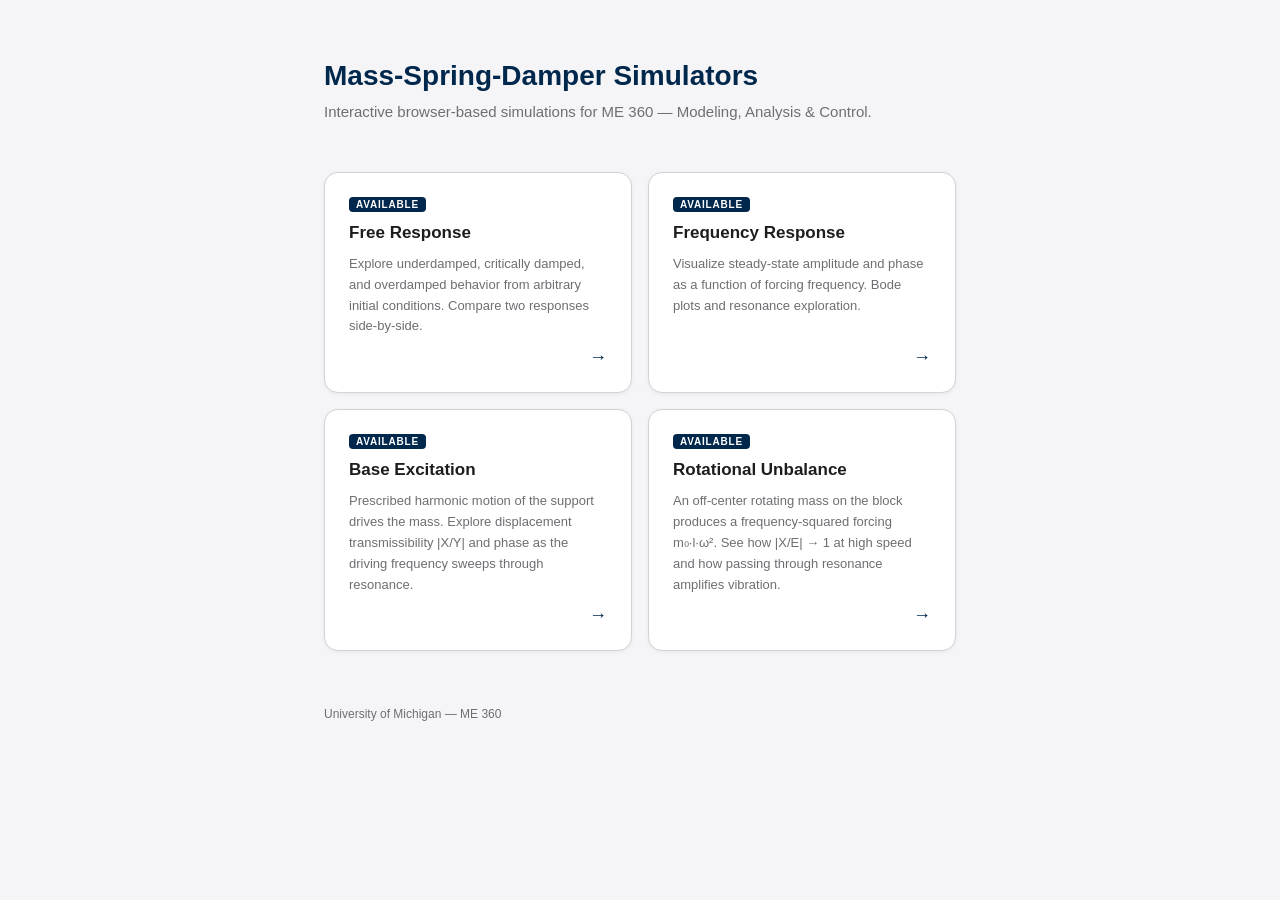
<file: index.html>
<!DOCTYPE html>
<html lang="en">
<head>
  <meta charset="UTF-8" />
  <meta name="viewport" content="width=device-width, initial-scale=1.0" />
  <title>MSD Simulators</title>
  <style>
    *, *::before, *::after { box-sizing: border-box; margin: 0; padding: 0; }
    :root {
      --r1: #FFCB05;
      --r2: #00274C;
      --bg: #F5F5F7;
      --surface: #FFFFFF;
      --border: #d2d2d7;
      --text: #1d1d1f;
      --text-dim: #6e6e73;
    }
    html, body {
      height: 100%;
      font-family: -apple-system, 'SF Pro Text', 'Helvetica Neue', Arial, sans-serif;
      background: var(--bg);
      color: var(--text);
    }
    main {
      max-width: 680px;
      margin: 0 auto;
      padding: 60px 24px;
    }
    header {
      margin-bottom: 48px;
    }
    header h1 {
      font-size: 28px;
      font-weight: 700;
      color: var(--r2);
    }
    header p {
      margin-top: 8px;
      font-size: 15px;
      color: var(--text-dim);
      line-height: 1.6;
    }
    .sim-grid {
      display: grid;
      grid-template-columns: 1fr 1fr;
      gap: 16px;
    }
    @media (max-width: 520px) {
      .sim-grid { grid-template-columns: 1fr; }
    }
    .sim-card {
      background: var(--surface);
      border: 1px solid var(--border);
      border-radius: 14px;
      padding: 24px;
      text-decoration: none;
      color: inherit;
      display: flex;
      flex-direction: column;
      gap: 10px;
      box-shadow: 0 1px 4px rgba(0,0,0,.06);
      transition: box-shadow .15s, transform .15s;
    }
    .sim-card:hover {
      box-shadow: 0 4px 16px rgba(0,0,0,.10);
      transform: translateY(-2px);
    }
    .sim-card.disabled {
      opacity: .5;
      pointer-events: none;
    }
    .sim-tag {
      display: inline-block;
      font-size: 10px;
      font-weight: 700;
      letter-spacing: .08em;
      text-transform: uppercase;
      background: var(--r2);
      color: #fff;
      border-radius: 4px;
      padding: 2px 7px;
      align-self: flex-start;
    }
    .sim-card.disabled .sim-tag {
      background: var(--text-dim);
    }
    .sim-card h2 {
      font-size: 17px;
      font-weight: 600;
      line-height: 1.3;
    }
    .sim-card p {
      font-size: 13px;
      color: var(--text-dim);
      line-height: 1.6;
      flex: 1;
    }
    .sim-arrow {
      font-size: 18px;
      color: var(--r2);
      align-self: flex-end;
    }
    .sim-card.disabled .sim-arrow {
      color: var(--text-dim);
    }
    footer {
      margin-top: 56px;
      font-size: 12px;
      color: var(--text-dim);
    }
  </style>
</head>
<body>
  <main>
    <header>
      <h1>Mass-Spring-Damper Simulators</h1>
      <p>Interactive browser-based simulations for ME 360 — Modeling, Analysis &amp; Control.</p>
    </header>

    <div class="sim-grid">
      <a class="sim-card" href="MSD_FreeResponse/index.html">
        <span class="sim-tag">Available</span>
        <h2>Free Response</h2>
        <p>Explore underdamped, critically damped, and overdamped behavior from arbitrary initial conditions. Compare two responses side-by-side.</p>
        <span class="sim-arrow">&#8594;</span>
      </a>

      <a class="sim-card" href="MSD_FrequencyResponse/index.html">
        <span class="sim-tag">Available</span>
        <h2>Frequency Response</h2>
        <p>Visualize steady-state amplitude and phase as a function of forcing frequency. Bode plots and resonance exploration.</p>
        <span class="sim-arrow">&#8594;</span>
      </a>

      <a class="sim-card" href="MSD_BaseExcitation/index.html">
        <span class="sim-tag">Available</span>
        <h2>Base Excitation</h2>
        <p>Prescribed harmonic motion of the support drives the mass. Explore displacement transmissibility |X/Y| and phase as the driving frequency sweeps through resonance.</p>
        <span class="sim-arrow">&#8594;</span>
      </a>

      <a class="sim-card" href="MSD_RotationalUnbalance/index.html">
        <span class="sim-tag">Available</span>
        <h2>Rotational Unbalance</h2>
        <p>An off-center rotating mass on the block produces a frequency-squared forcing m&#8320;&#183;l&#183;&#969;&#178;. See how |X/E| &#8594; 1 at high speed and how passing through resonance amplifies vibration.</p>
        <span class="sim-arrow">&#8594;</span>
      </a>
    </div>

    <footer>University of Michigan &mdash; ME 360</footer>
  </main>
</body>
</html>
</file>
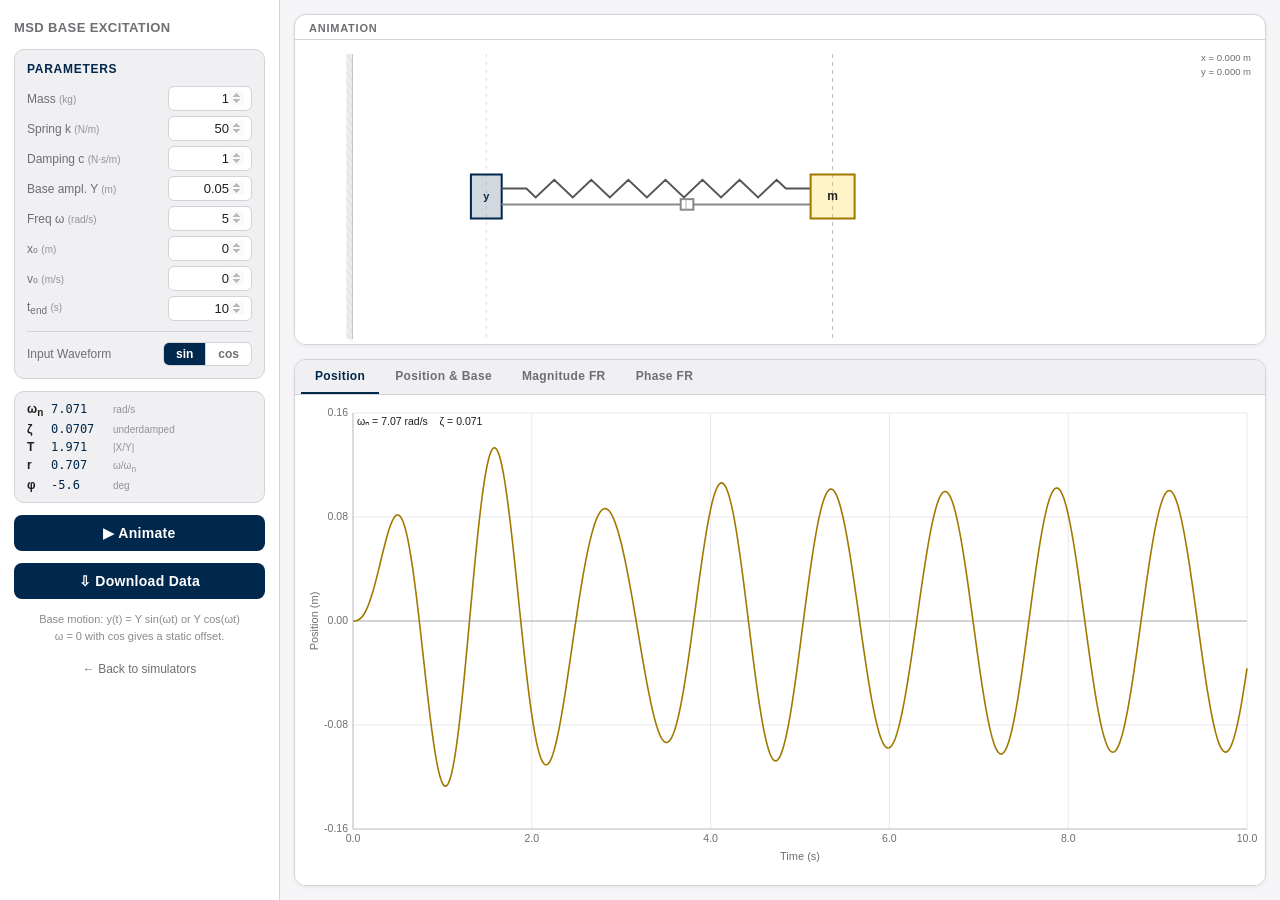
<file: MSD_BaseExcitation/index.html>
<!DOCTYPE html>
<html lang="en">
<head>
  <meta charset="UTF-8" />
  <meta name="viewport" content="width=device-width, initial-scale=1.0" />
  <title>MSD Base Excitation Simulator</title>
  <link rel="stylesheet" href="style.css" />
</head>
<body>
  <div id="app">
    <!-- ── Left sidebar ── -->
    <aside id="sidebar">
      <h1>MSD Base Excitation</h1>

      <section class="response-panel">
        <h2 class="resp-title r2-color">Parameters</h2>
        <div class="param-grid">
          <label>Mass <span class="unit">(kg)</span></label>
          <input type="number" id="be-m"    value="1"    min="0.01" max="100"   step="0.1" />
          <label>Spring k <span class="unit">(N/m)</span></label>
          <input type="number" id="be-k"    value="50"   min="0.1"  max="50000" step="1" />
          <label>Damping c <span class="unit">(N·s/m)</span></label>
          <input type="number" id="be-c"    value="1"    min="0"    max="10000" step="0.1" />
          <label>Base ampl. Y <span class="unit">(m)</span></label>
          <input type="number" id="be-Y"    value="0.05" min="0"    max="1"     step="0.01" />
          <label>Freq &#969; <span class="unit">(rad/s)</span></label>
          <input type="number" id="be-w"    value="5"    min="0"    max="50"    step="0.1" />
          <label>x&#8320; <span class="unit">(m)</span></label>
          <input type="number" id="be-x0"   value="0"    min="-10"  max="10"    step="0.5" />
          <label>v&#8320; <span class="unit">(m/s)</span></label>
          <input type="number" id="be-v0"   value="0"    min="-50"  max="50"    step="0.5" />
          <label>t<sub>end</sub> <span class="unit">(s)</span></label>
          <input type="number" id="be-tend" value="10"   min="0.1"  max="30"    step="0.5" />
        </div>

        <div class="waveform-row" role="radiogroup" aria-label="Input waveform">
          <span class="waveform-label">Input Waveform</span>
          <div class="seg-toggle">
            <button type="button" role="radio" aria-checked="true"  class="seg-btn active" data-waveform="sin">sin</button>
            <button type="button" role="radio" aria-checked="false" class="seg-btn"        data-waveform="cos">cos</button>
          </div>
        </div>
      </section>

      <section class="derived-panel">
        <div class="derived-row">
          <span class="derived-label">&#969;<sub>n</sub></span>
          <span class="derived-val" id="be-wn">—</span>
          <span class="derived-unit">rad/s</span>
        </div>
        <div class="derived-row">
          <span class="derived-label">&#950;</span>
          <span class="derived-val" id="be-zeta">—</span>
          <span class="derived-unit" id="be-damp-type"></span>
        </div>
        <div class="derived-row">
          <span class="derived-label">T</span>
          <span class="derived-val" id="be-T">—</span>
          <span class="derived-unit">|X/Y|</span>
        </div>
        <div class="derived-row">
          <span class="derived-label">r</span>
          <span class="derived-val" id="be-r">—</span>
          <span class="derived-unit">&#969;/&#969;<sub>n</sub></span>
        </div>
        <div class="derived-row">
          <span class="derived-label">&#966;</span>
          <span class="derived-val" id="be-phi">—</span>
          <span class="derived-unit">deg</span>
        </div>
      </section>

      <button id="animate-btn">&#9654; Animate</button>
      <button id="export-data-btn">&#8681; Download Data</button>

      <div id="drag-hint">Base motion: y(t) = Y sin(&#969;t) or Y cos(&#969;t)<br/>&#969; = 0 with cos gives a static offset.</div>

      <a href="../index.html" id="back-link">&#8592; Back to simulators</a>
    </aside>

    <!-- ── Right panel ── -->
    <main id="vis-panel">
      <div class="canvas-wrapper anim-wrapper">
        <div class="canvas-title">Animation</div>
        <canvas id="anim-canvas" tabindex="0" aria-label="Animation of mass position with harmonic base excitation" aria-describedby="anim-description"></canvas>
        <div id="anim-description" role="region" aria-live="polite" class="sr-only"></div>
      </div>

      <div class="canvas-wrapper plot-wrapper">
        <div class="tab-strip" role="tablist" aria-label="Base excitation response plots">
          <button role="tab" id="tab-pos"     class="tab-btn active" aria-selected="true"  aria-controls="panel-pos"     tabindex="0">Position</button>
          <button role="tab" id="tab-posbase" class="tab-btn"        aria-selected="false" aria-controls="panel-posbase" tabindex="-1">Position &amp; Base</button>
          <button role="tab" id="tab-mag"     class="tab-btn"        aria-selected="false" aria-controls="panel-mag"     tabindex="-1">Magnitude FR</button>
          <button role="tab" id="tab-phase"   class="tab-btn"        aria-selected="false" aria-controls="panel-phase"   tabindex="-1">Phase FR</button>
        </div>

        <div class="tab-panel"          role="tabpanel" id="panel-pos"     aria-labelledby="tab-pos">
          <canvas id="pos-canvas" aria-label="Mass position versus time plot"></canvas>
          <div id="pos-description" role="region" aria-live="polite" class="sr-only"></div>
        </div>
        <div class="tab-panel hidden" role="tabpanel" id="panel-posbase" aria-labelledby="tab-posbase">
          <canvas id="posbase-canvas" aria-label="Mass position and base displacement versus time plot"></canvas>
          <div id="posbase-description" role="region" aria-live="polite" class="sr-only"></div>
        </div>
        <div class="tab-panel hidden" role="tabpanel" id="panel-mag"     aria-labelledby="tab-mag">
          <canvas id="mag-canvas" aria-label="Displacement transmissibility magnitude plot"></canvas>
          <div id="mag-description" role="region" aria-live="polite" class="sr-only"></div>
        </div>
        <div class="tab-panel hidden" role="tabpanel" id="panel-phase"   aria-labelledby="tab-phase">
          <canvas id="phase-canvas" aria-label="Displacement transmissibility phase plot"></canvas>
          <div id="phase-description" role="region" aria-live="polite" class="sr-only"></div>
        </div>
      </div>
    </main>
  </div>

  <script src="simulation.js"></script>
</body>
</html>
</file>
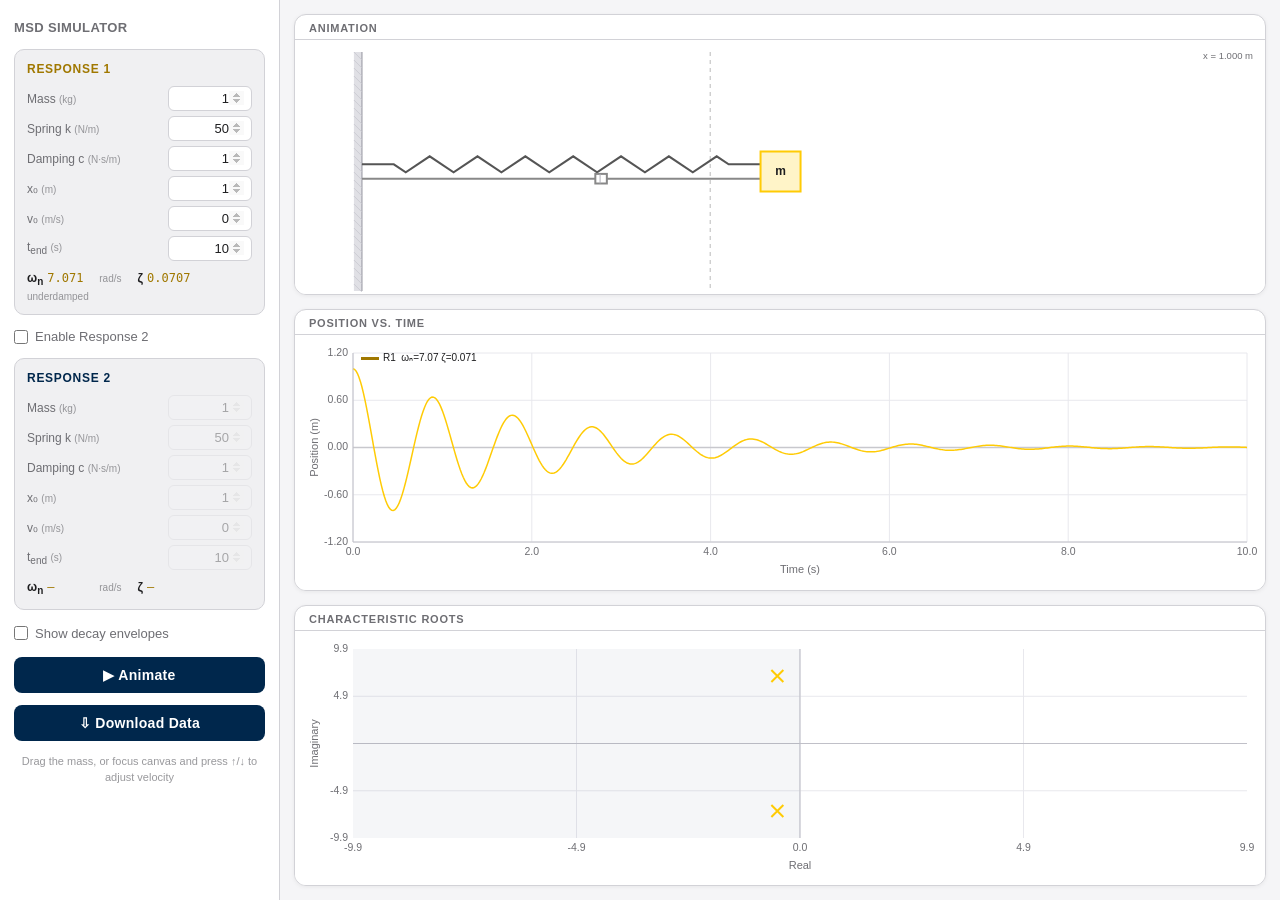
<file: MSD_FreeResponse/index.html>
<!DOCTYPE html>
<html lang="en">
<head>
  <meta charset="UTF-8" />
  <meta name="viewport" content="width=device-width, initial-scale=1.0" />
  <title>Mass-Spring-Damper Simulator</title>
  <link rel="stylesheet" href="style.css" />
</head>
<body>
  <div id="app">
    <!-- ── Left sidebar ── -->
    <aside id="sidebar">
      <h1>MSD Simulator</h1>

      <!-- Response 1 -->
      <section class="response-panel" id="r1-panel">
        <h2 class="resp-title r1-color">Response 1</h2>
        <div class="param-grid">
          <label>Mass <span class="unit">(kg)</span></label>
          <input type="number" id="r1-m"    value="1"  min="0.01" max="100"    step="0.1" />
          <label>Spring k <span class="unit">(N/m)</span></label>
          <input type="number" id="r1-k"    value="50" min="0.1"  max="50000"  step="1" />
          <label>Damping c <span class="unit">(N·s/m)</span></label>
          <input type="number" id="r1-c"    value="1"  min="0"    max="10000"  step="0.1" />
          <label>x&#8320; <span class="unit">(m)</span></label>
          <input type="number" id="r1-x0"   value="1"  min="-10"  max="10"     step="0.5" />
          <label>v&#8320; <span class="unit">(m/s)</span></label>
          <input type="number" id="r1-v0"   value="0"  min="-50"  max="50"     step="0.5" />
          <label>t<sub>end</sub> <span class="unit">(s)</span></label>
          <input type="number" id="r1-tend" value="10" min="0.1"  max="20"     step="0.5" />
        </div>
        <div class="derived-row">
          <span class="derived-label">&#969;<sub>n</sub></span>
          <span class="derived-val" id="r1-wn">—</span>
          <span class="derived-unit">rad/s</span>
          <span class="derived-label" style="margin-left:1em">&#950;</span>
          <span class="derived-val" id="r1-zeta">—</span>
          <span class="derived-unit" id="r1-damp-type"></span>
        </div>
      </section>

      <!-- Response 2 toggle -->
      <div class="toggle-row">
        <label class="checkbox-label">
          <input type="checkbox" id="enable-r2" />
          Enable Response 2
        </label>
      </div>

      <!-- Response 2 -->
      <section class="response-panel" id="r2-panel">
        <h2 class="resp-title r2-color">Response 2</h2>
        <div class="param-grid">
          <label>Mass <span class="unit">(kg)</span></label>
          <input type="number" id="r2-m"    value="1"  min="0.01" max="100"    step="0.1"  disabled />
          <label>Spring k <span class="unit">(N/m)</span></label>
          <input type="number" id="r2-k"    value="50" min="0.1"  max="50000"  step="1"    disabled />
          <label>Damping c <span class="unit">(N·s/m)</span></label>
          <input type="number" id="r2-c"    value="1"  min="0"    max="10000"  step="0.1"  disabled />
          <label>x&#8320; <span class="unit">(m)</span></label>
          <input type="number" id="r2-x0"   value="1"  min="-10"  max="10"     step="0.5"  disabled />
          <label>v&#8320; <span class="unit">(m/s)</span></label>
          <input type="number" id="r2-v0"   value="0"  min="-50"  max="50"     step="0.5"  disabled />
          <label>t<sub>end</sub> <span class="unit">(s)</span></label>
          <input type="number" id="r2-tend" value="10" min="0.1"  max="20"     step="0.5"  disabled />
        </div>
        <div class="derived-row">
          <span class="derived-label">&#969;<sub>n</sub></span>
          <span class="derived-val" id="r2-wn">—</span>
          <span class="derived-unit">rad/s</span>
          <span class="derived-label" style="margin-left:1em">&#950;</span>
          <span class="derived-val" id="r2-zeta">—</span>
          <span class="derived-unit" id="r2-damp-type"></span>
        </div>
      </section>

      <!-- Options -->
      <div class="options-group">
        <label class="checkbox-label">
          <input type="checkbox" id="show-envelope" />
          Show decay envelopes
        </label>

        <div class="animate-which-row" id="animate-which-row" style="display:none;">
          <label>Animate:</label>
          <select id="animate-which">
            <option value="1">Response 1</option>
            <option value="2">Response 2</option>
          </select>
        </div>
      </div>

      <button id="animate-btn">&#9654; Animate</button>

      <button id="export-data-btn">&#8681; Download Data</button>

      <div id="drag-hint">Drag the mass, or focus canvas and press ↑/↓ to adjust velocity</div>
    </aside>

    <!-- ── Right panel ── -->
    <main id="vis-panel">
      <div class="canvas-wrapper">
        <div class="canvas-title">Animation</div>
        <canvas id="anim-canvas" tabindex="0" aria-label="Animation of mass position over time" aria-describedby="anim-description"></canvas>
        <div id="anim-description" role="region" aria-live="polite" class="sr-only"></div>
      </div>
      <div class="canvas-wrapper">
        <div class="canvas-title">Position vs. Time</div>
        <canvas id="plot-canvas" aria-label="Position versus time plot"></canvas>
        <div id="plot-description" role="region" aria-live="polite" class="sr-only"></div>
      </div>
      <div class="canvas-wrapper">
        <div class="canvas-title">Characteristic Roots</div>
        <canvas id="poles-canvas" aria-label="Characteristic roots or pole locations in the complex plane"></canvas>
        <div id="poles-description" role="region" aria-live="polite" class="sr-only"></div>
      </div>
    </main>
  </div>

  <script src="simulation.js"></script>
</body>
</html>
</file>
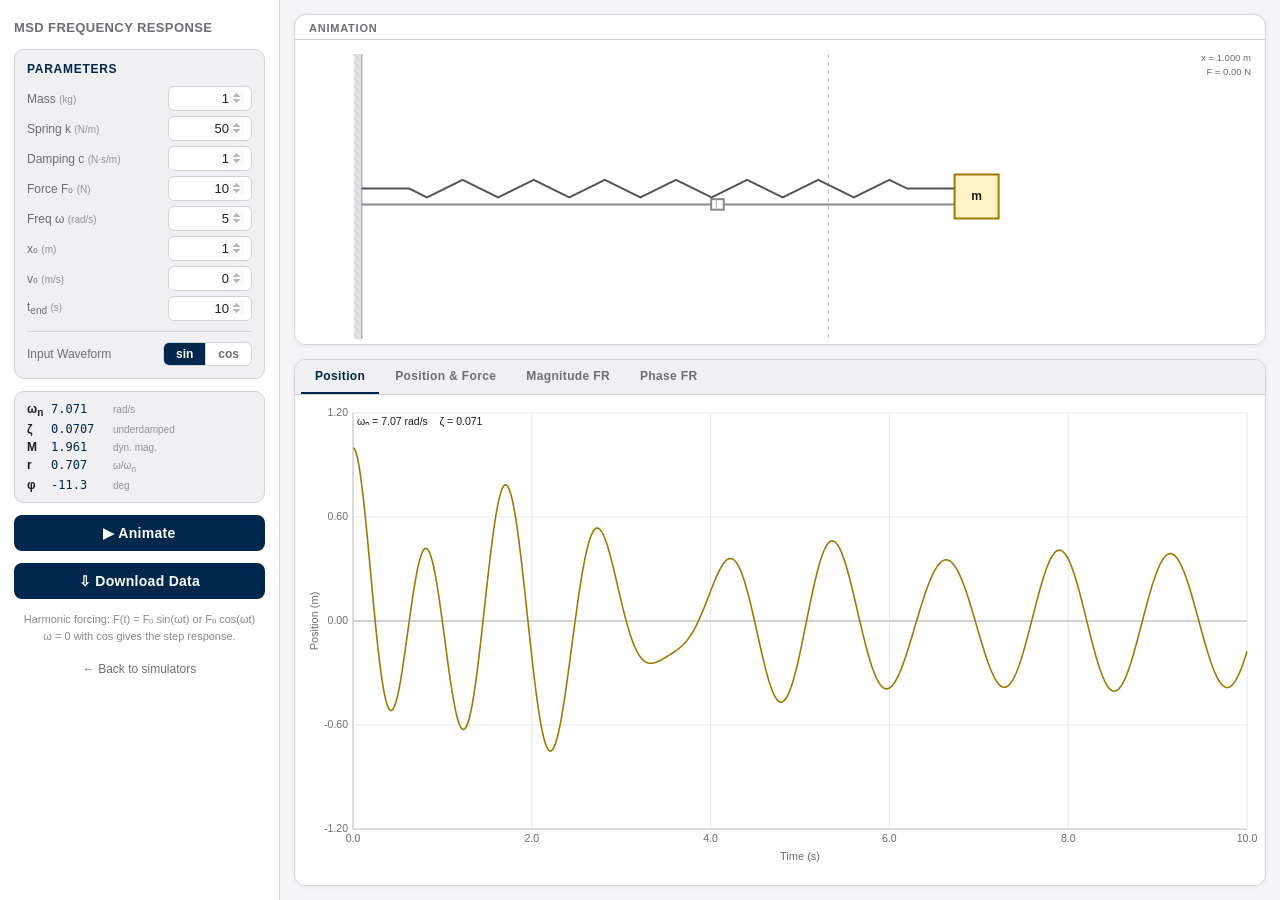
<file: MSD_FrequencyResponse/index.html>
<!DOCTYPE html>
<html lang="en">
<head>
  <meta charset="UTF-8" />
  <meta name="viewport" content="width=device-width, initial-scale=1.0" />
  <title>MSD Frequency Response Simulator</title>
  <link rel="stylesheet" href="style.css" />
</head>
<body>
  <div id="app">
    <!-- ── Left sidebar ── -->
    <aside id="sidebar">
      <h1>MSD Frequency Response</h1>

      <section class="response-panel">
        <h2 class="resp-title r2-color">Parameters</h2>
        <div class="param-grid">
          <label>Mass <span class="unit">(kg)</span></label>
          <input type="number" id="fr-m"    value="1"   min="0.01" max="100"   step="0.1" />
          <label>Spring k <span class="unit">(N/m)</span></label>
          <input type="number" id="fr-k"    value="50"  min="0.1"  max="50000" step="1" />
          <label>Damping c <span class="unit">(N·s/m)</span></label>
          <input type="number" id="fr-c"    value="1"   min="0"    max="10000" step="0.1" />
          <label>Force F&#8320; <span class="unit">(N)</span></label>
          <input type="number" id="fr-F0"   value="10"  min="0"    max="1000"  step="0.5" />
          <label>Freq &#969; <span class="unit">(rad/s)</span></label>
          <input type="number" id="fr-w"    value="5"   min="0"    max="50"    step="0.1" />
          <label>x&#8320; <span class="unit">(m)</span></label>
          <input type="number" id="fr-x0"   value="1"   min="-10"  max="10"    step="0.5" />
          <label>v&#8320; <span class="unit">(m/s)</span></label>
          <input type="number" id="fr-v0"   value="0"   min="-50"  max="50"    step="0.5" />
          <label>t<sub>end</sub> <span class="unit">(s)</span></label>
          <input type="number" id="fr-tend" value="10"  min="0.1"  max="30"    step="0.5" />
        </div>

        <div class="waveform-row" role="radiogroup" aria-label="Input waveform">
          <span class="waveform-label">Input Waveform</span>
          <div class="seg-toggle">
            <button type="button" role="radio" aria-checked="true"  class="seg-btn active" data-waveform="sin">sin</button>
            <button type="button" role="radio" aria-checked="false" class="seg-btn"        data-waveform="cos">cos</button>
          </div>
        </div>
      </section>

      <section class="derived-panel">
        <div class="derived-row">
          <span class="derived-label">&#969;<sub>n</sub></span>
          <span class="derived-val" id="fr-wn">—</span>
          <span class="derived-unit">rad/s</span>
        </div>
        <div class="derived-row">
          <span class="derived-label">&#950;</span>
          <span class="derived-val" id="fr-zeta">—</span>
          <span class="derived-unit" id="fr-damp-type"></span>
        </div>
        <div class="derived-row">
          <span class="derived-label">M</span>
          <span class="derived-val" id="fr-M">—</span>
          <span class="derived-unit">dyn. mag.</span>
        </div>
        <div class="derived-row">
          <span class="derived-label">r</span>
          <span class="derived-val" id="fr-r">—</span>
          <span class="derived-unit">&#969;/&#969;<sub>n</sub></span>
        </div>
        <div class="derived-row">
          <span class="derived-label">&#966;</span>
          <span class="derived-val" id="fr-phi">—</span>
          <span class="derived-unit">deg</span>
        </div>
      </section>

      <button id="animate-btn">&#9654; Animate</button>
      <button id="export-data-btn">&#8681; Download Data</button>

      <div id="drag-hint">Harmonic forcing: F(t) = F&#8320; sin(&#969;t) or F&#8320; cos(&#969;t)<br/>&#969; = 0 with cos gives the step response.</div>

      <a href="../index.html" id="back-link">&#8592; Back to simulators</a>
    </aside>

    <!-- ── Right panel ── -->
    <main id="vis-panel">
      <div class="canvas-wrapper anim-wrapper">
        <div class="canvas-title">Animation</div>
        <canvas id="anim-canvas" tabindex="0" aria-label="Animation of mass position with harmonic force excitation" aria-describedby="anim-description"></canvas>
        <div id="anim-description" role="region" aria-live="polite" class="sr-only"></div>
      </div>

      <div class="canvas-wrapper plot-wrapper">
        <div class="tab-strip" role="tablist" aria-label="Frequency response plots">
          <button role="tab" id="tab-pos"      class="tab-btn active" aria-selected="true"  aria-controls="panel-pos"      tabindex="0">Position</button>
          <button role="tab" id="tab-posforce" class="tab-btn"        aria-selected="false" aria-controls="panel-posforce" tabindex="-1">Position &amp; Force</button>
          <button role="tab" id="tab-mag"      class="tab-btn"        aria-selected="false" aria-controls="panel-mag"      tabindex="-1">Magnitude FR</button>
          <button role="tab" id="tab-phase"    class="tab-btn"        aria-selected="false" aria-controls="panel-phase"    tabindex="-1">Phase FR</button>
        </div>

        <div class="tab-panel"          role="tabpanel" id="panel-pos"      aria-labelledby="tab-pos">
          <canvas id="pos-canvas" aria-label="Position versus time plot"></canvas>
          <div id="pos-description" role="region" aria-live="polite" class="sr-only"></div>
        </div>
        <div class="tab-panel hidden" role="tabpanel" id="panel-posforce" aria-labelledby="tab-posforce">
          <canvas id="posforce-canvas" aria-label="Position and force versus time plot"></canvas>
          <div id="posforce-description" role="region" aria-live="polite" class="sr-only"></div>
        </div>
        <div class="tab-panel hidden" role="tabpanel" id="panel-mag"      aria-labelledby="tab-mag">
          <canvas id="mag-canvas" aria-label="Magnitude frequency response plot"></canvas>
          <div id="mag-description" role="region" aria-live="polite" class="sr-only"></div>
        </div>
        <div class="tab-panel hidden" role="tabpanel" id="panel-phase"    aria-labelledby="tab-phase">
          <canvas id="phase-canvas" aria-label="Phase frequency response plot"></canvas>
          <div id="phase-description" role="region" aria-live="polite" class="sr-only"></div>
        </div>
      </div>
    </main>
  </div>

  <script src="simulation.js"></script>
</body>
</html>
</file>
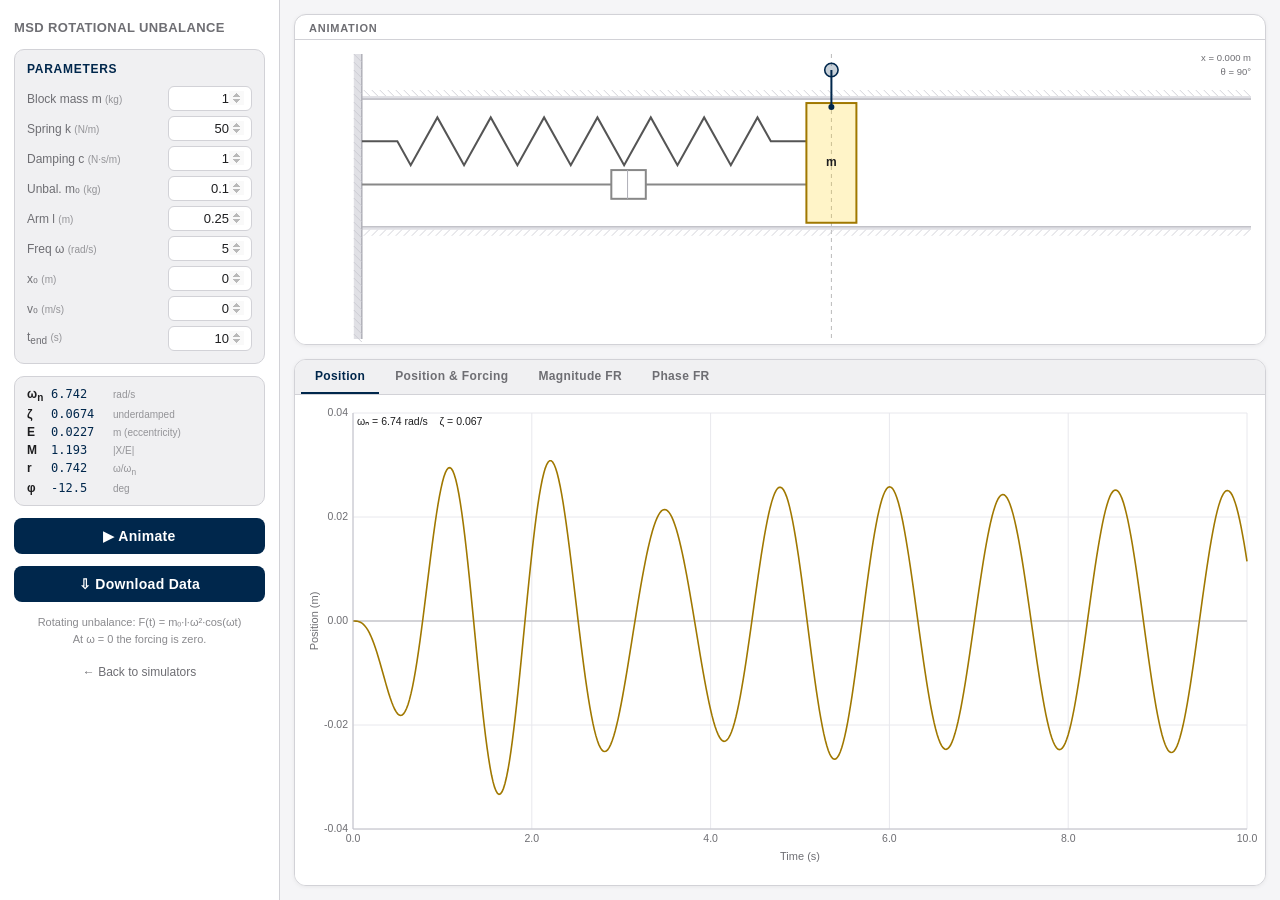
<file: MSD_RotationalUnbalance/index.html>
<!DOCTYPE html>
<html lang="en">
<head>
  <meta charset="UTF-8" />
  <meta name="viewport" content="width=device-width, initial-scale=1.0" />
  <title>MSD Rotational Unbalance Simulator</title>
  <link rel="stylesheet" href="style.css" />
</head>
<body>
  <div id="app">
    <!-- ── Left sidebar ── -->
    <aside id="sidebar">
      <h1>MSD Rotational Unbalance</h1>

      <section class="response-panel">
        <h2 class="resp-title r2-color">Parameters</h2>
        <div class="param-grid">
          <label>Block mass m <span class="unit">(kg)</span></label>
          <input type="number" id="ru-m"    value="1"     min="0.01" max="100"   step="0.1" />
          <label>Spring k <span class="unit">(N/m)</span></label>
          <input type="number" id="ru-k"    value="50"    min="0.1"  max="50000" step="1" />
          <label>Damping c <span class="unit">(N·s/m)</span></label>
          <input type="number" id="ru-c"    value="1"     min="0"    max="10000" step="0.1" />
          <label>Unbal. m&#8320; <span class="unit">(kg)</span></label>
          <input type="number" id="ru-m0"   value="0.1"   min="0"    max="10"    step="0.01" />
          <label>Arm l <span class="unit">(m)</span></label>
          <input type="number" id="ru-l"    value="0.25"  min="0"    max="1"     step="0.005" />
          <label>Freq &#969; <span class="unit">(rad/s)</span></label>
          <input type="number" id="ru-w"    value="5"     min="0"    max="50"    step="0.1" />
          <label>x&#8320; <span class="unit">(m)</span></label>
          <input type="number" id="ru-x0"   value="0"     min="-10"  max="10"    step="0.5" />
          <label>v&#8320; <span class="unit">(m/s)</span></label>
          <input type="number" id="ru-v0"   value="0"     min="-50"  max="50"    step="0.5" />
          <label>t<sub>end</sub> <span class="unit">(s)</span></label>
          <input type="number" id="ru-tend" value="10"    min="0.1"  max="30"    step="0.5" />
        </div>
      </section>

      <section class="derived-panel">
        <div class="derived-row">
          <span class="derived-label">&#969;<sub>n</sub></span>
          <span class="derived-val" id="ru-wn">—</span>
          <span class="derived-unit">rad/s</span>
        </div>
        <div class="derived-row">
          <span class="derived-label">&#950;</span>
          <span class="derived-val" id="ru-zeta">—</span>
          <span class="derived-unit" id="ru-damp-type"></span>
        </div>
        <div class="derived-row">
          <span class="derived-label">E</span>
          <span class="derived-val" id="ru-E">—</span>
          <span class="derived-unit">m (eccentricity)</span>
        </div>
        <div class="derived-row">
          <span class="derived-label">M</span>
          <span class="derived-val" id="ru-M">—</span>
          <span class="derived-unit">|X/E|</span>
        </div>
        <div class="derived-row">
          <span class="derived-label">r</span>
          <span class="derived-val" id="ru-r">—</span>
          <span class="derived-unit">&#969;/&#969;<sub>n</sub></span>
        </div>
        <div class="derived-row">
          <span class="derived-label">&#966;</span>
          <span class="derived-val" id="ru-phi">—</span>
          <span class="derived-unit">deg</span>
        </div>
      </section>

      <button id="animate-btn">&#9654; Animate</button>
      <button id="export-data-btn">&#8681; Download Data</button>

      <div id="drag-hint">Rotating unbalance: F(t) = m&#8320;&#183;l&#183;&#969;&#178;&#183;cos(&#969;t)<br/>At &#969; = 0 the forcing is zero.</div>

      <a href="../index.html" id="back-link">&#8592; Back to simulators</a>
    </aside>

    <!-- ── Right panel ── -->
    <main id="vis-panel">
      <div class="canvas-wrapper anim-wrapper">
        <div class="canvas-title">Animation</div>
        <canvas id="anim-canvas" tabindex="0" aria-label="Animation of mass with rotating unbalance" aria-describedby="anim-description"></canvas>
        <div id="anim-description" role="region" aria-live="polite" class="sr-only"></div>
      </div>

      <div class="canvas-wrapper plot-wrapper">
        <div class="tab-strip" role="tablist" aria-label="Rotational unbalance response plots">
          <button role="tab" id="tab-pos"      class="tab-btn active" aria-selected="true"  aria-controls="panel-pos"      tabindex="0">Position</button>
          <button role="tab" id="tab-posforce" class="tab-btn"        aria-selected="false" aria-controls="panel-posforce" tabindex="-1">Position &amp; Forcing</button>
          <button role="tab" id="tab-mag"      class="tab-btn"        aria-selected="false" aria-controls="panel-mag"      tabindex="-1">Magnitude FR</button>
          <button role="tab" id="tab-phase"    class="tab-btn"        aria-selected="false" aria-controls="panel-phase"    tabindex="-1">Phase FR</button>
        </div>

        <div class="tab-panel"          role="tabpanel" id="panel-pos"      aria-labelledby="tab-pos">
          <canvas id="pos-canvas" aria-label="Mass position versus time plot"></canvas>
          <div id="pos-description" role="region" aria-live="polite" class="sr-only"></div>
        </div>
        <div class="tab-panel hidden" role="tabpanel" id="panel-posforce" aria-labelledby="tab-posforce">
          <canvas id="posforce-canvas" aria-label="Position and unbalance forcing versus time plot"></canvas>
          <div id="posforce-description" role="region" aria-live="polite" class="sr-only"></div>
        </div>
        <div class="tab-panel hidden" role="tabpanel" id="panel-mag"      aria-labelledby="tab-mag">
          <canvas id="mag-canvas" aria-label="Displacement-to-eccentricity magnitude plot"></canvas>
          <div id="mag-description" role="region" aria-live="polite" class="sr-only"></div>
        </div>
        <div class="tab-panel hidden" role="tabpanel" id="panel-phase"    aria-labelledby="tab-phase">
          <canvas id="phase-canvas" aria-label="Displacement-to-eccentricity phase plot"></canvas>
          <div id="phase-description" role="region" aria-live="polite" class="sr-only"></div>
        </div>
      </div>
    </main>
  </div>

  <script src="simulation.js"></script>
</body>
</html>
</file>
<file: MSD_BaseExcitation/style.css>
*, *::before, *::after { box-sizing: border-box; margin: 0; padding: 0; }

:root {
  --r1: #FFCB05;
  --r2: #00274C;
  --bg: #F5F5F7;
  --surface: #FFFFFF;
  --surface2: #F0F0F2;
  --text: #1d1d1f;
  --text-dim: #6e6e73;
  --border: #d2d2d7;
  --sidebar-w: 280px;
}

html, body { height: 100%; font-family: -apple-system, 'SF Pro Text', 'Helvetica Neue', Arial, sans-serif; background: var(--bg); color: var(--text); font-size: 14px; }

#app {
  display: flex;
  height: 100vh;
  overflow: hidden;
}

/* ── Sidebar ── */
#sidebar {
  width: var(--sidebar-w);
  min-width: var(--sidebar-w);
  background: var(--surface);
  border-right: 1px solid var(--border);
  overflow-y: auto;
  padding: 20px 14px 28px;
  display: flex;
  flex-direction: column;
  gap: 12px;
}

#sidebar h1 {
  font-size: 13px;
  font-weight: 600;
  letter-spacing: .03em;
  text-transform: uppercase;
  color: var(--text-dim);
  margin-bottom: 2px;
}

.response-panel {
  background: var(--surface2);
  border-radius: 10px;
  padding: 12px;
  border: 1px solid var(--border);
}

.resp-title {
  font-size: 12px;
  font-weight: 700;
  text-transform: uppercase;
  letter-spacing: .06em;
  margin-bottom: 10px;
}
.r1-color { color: #a07800; }
.r2-color { color: var(--r2); }

.param-grid {
  display: grid;
  grid-template-columns: 1fr 84px;
  gap: 5px 6px;
  align-items: center;
}

.param-grid label {
  font-size: 12px;
  color: var(--text-dim);
  white-space: nowrap;
}

.unit { font-size: 10px; opacity: .7; }

.param-grid input[type="number"] {
  width: 100%;
  background: var(--surface);
  border: 1px solid var(--border);
  border-radius: 6px;
  color: var(--text);
  padding: 4px 7px;
  font-size: 13px;
  text-align: right;
  -moz-appearance: textfield;
  transition: border-color .12s;
}
.param-grid input[type="number"]::-webkit-inner-spin-button,
.param-grid input[type="number"]::-webkit-outer-spin-button { opacity: .4; }
.param-grid input[type="number"]:focus { outline: none; border-color: #00274C; box-shadow: 0 0 0 2px rgba(0,39,76,.12); }

.waveform-row {
  display: flex;
  align-items: center;
  justify-content: space-between;
  margin-top: 10px;
  padding-top: 10px;
  border-top: 1px solid var(--border);
}
.waveform-label {
  font-size: 12px;
  color: var(--text-dim);
}
.seg-toggle {
  display: inline-flex;
  background: var(--surface);
  border: 1px solid var(--border);
  border-radius: 6px;
  overflow: hidden;
}
.seg-btn {
  appearance: none;
  border: none;
  background: transparent;
  font-family: inherit;
  font-size: 12px;
  font-weight: 600;
  color: var(--text-dim);
  padding: 4px 12px;
  cursor: pointer;
  transition: background .12s, color .12s;
  min-width: 36px;
}
.seg-btn + .seg-btn { border-left: 1px solid var(--border); }
.seg-btn:hover { color: var(--text); }
.seg-btn.active {
  background: var(--r2);
  color: #fff;
}
.seg-btn:focus { outline: none; }
.seg-btn:focus-visible {
  outline: 2px solid var(--r2);
  outline-offset: 2px;
}

.derived-panel {
  background: var(--surface2);
  border-radius: 10px;
  padding: 10px 12px;
  border: 1px solid var(--border);
  display: flex;
  flex-direction: column;
  gap: 4px;
}

.derived-row {
  display: flex;
  align-items: baseline;
  gap: 6px;
  font-size: 12px;
  color: var(--text-dim);
  flex-wrap: wrap;
}
.derived-label { font-weight: 600; color: var(--text); min-width: 18px; }
.derived-val { font-family: 'SF Mono', 'Menlo', monospace; color: var(--r2); min-width: 56px; }
.derived-unit { font-size: 10px; opacity: .7; }

#animate-btn, #export-data-btn {
  width: 100%;
  padding: 10px;
  background: #00274C;
  border: none;
  border-radius: 8px;
  color: #ffffff;
  font-size: 14px;
  font-weight: 600;
  cursor: pointer;
  letter-spacing: .02em;
  transition: opacity .15s;
}
#animate-btn:hover, #export-data-btn:hover { opacity: .88; }
#animate-btn.running { background: #8a0000; color: #fff; }

#drag-hint {
  font-size: 11px;
  color: var(--text-dim);
  text-align: center;
  opacity: .8;
  line-height: 1.5;
}

#back-link {
  display: block;
  text-align: center;
  font-size: 12px;
  color: var(--text-dim);
  text-decoration: none;
  padding: 6px;
  border-radius: 6px;
  transition: background .15s;
}
#back-link:hover { background: var(--surface2); color: var(--r2); }
#back-link:focus-visible { outline: 2px solid var(--r2); outline-offset: 2px; }

/* ── Right panel ── */
#vis-panel {
  flex: 1;
  display: flex;
  flex-direction: column;
  overflow-y: auto;
  padding: 14px;
  gap: 14px;
}

.canvas-wrapper {
  flex: 1;
  min-height: 200px;
  background: var(--surface);
  border-radius: 12px;
  border: 1px solid var(--border);
  display: flex;
  flex-direction: column;
  overflow: hidden;
  box-shadow: 0 1px 4px rgba(0,0,0,.06);
}

.anim-wrapper { flex: 0 0 38%; }
.plot-wrapper { flex: 1; }

.canvas-title {
  font-size: 11px;
  font-weight: 600;
  text-transform: uppercase;
  letter-spacing: .07em;
  color: var(--text-dim);
  padding: 7px 14px 5px;
  border-bottom: 1px solid var(--border);
}

canvas {
  flex: 1;
  display: block;
  width: 100%;
  height: 100%;
}

#anim-canvas:focus { outline: none; }
#anim-canvas:focus-visible {
  outline: 3px solid #00274C;
  outline-offset: 2px;
}

/* ── Tabs ── */
.tab-strip {
  display: flex;
  background: var(--surface2);
  border-bottom: 1px solid var(--border);
  padding: 0 6px;
  gap: 2px;
}

.tab-btn {
  appearance: none;
  background: transparent;
  border: none;
  border-bottom: 2px solid transparent;
  padding: 9px 14px;
  font-size: 12px;
  font-weight: 600;
  letter-spacing: .03em;
  color: var(--text-dim);
  cursor: pointer;
  transition: color .15s, border-color .15s, background .15s;
  font-family: inherit;
}
.tab-btn:hover { color: var(--text); background: rgba(0,39,76,.04); }
.tab-btn.active {
  color: var(--r2);
  border-bottom-color: var(--r2);
}
.tab-btn:focus { outline: none; }
.tab-btn:focus-visible {
  outline: 2px solid var(--r2);
  outline-offset: -2px;
  border-radius: 3px;
}

.tab-panel {
  flex: 1;
  display: flex;
  flex-direction: column;
  position: relative;
  min-height: 0;
}
.tab-panel.hidden { display: none; }

/* ── Scrollbar ── */
::-webkit-scrollbar { width: 6px; }
::-webkit-scrollbar-track { background: transparent; }
::-webkit-scrollbar-thumb { background: var(--border); border-radius: 3px; }

/* ── Accessibility ── */
.sr-only {
  position: absolute;
  width: 1px;
  height: 1px;
  padding: 0;
  margin: -1px;
  overflow: hidden;
  clip: rect(0, 0, 0, 0);
  white-space: nowrap;
  border-width: 0;
}
</file>
<file: MSD_FreeResponse/style.css>
*, *::before, *::after { box-sizing: border-box; margin: 0; padding: 0; }

:root {
  --r1: #FFCB05;
  --r2: #00274C;
  --bg: #F5F5F7;
  --surface: #FFFFFF;
  --surface2: #F0F0F2;
  --text: #1d1d1f;
  --text-dim: #6e6e73;
  --border: #d2d2d7;
  --sidebar-w: 280px;
}

html, body { height: 100%; font-family: -apple-system, 'SF Pro Text', 'Helvetica Neue', Arial, sans-serif; background: var(--bg); color: var(--text); font-size: 14px; }

#app {
  display: flex;
  height: 100vh;
  overflow: hidden;
}

/* ── Sidebar ── */
#sidebar {
  width: var(--sidebar-w);
  min-width: var(--sidebar-w);
  background: var(--surface);
  border-right: 1px solid var(--border);
  overflow-y: auto;
  padding: 20px 14px 28px;
  display: flex;
  flex-direction: column;
  gap: 12px;
}

#sidebar h1 {
  font-size: 13px;
  font-weight: 600;
  letter-spacing: .03em;
  text-transform: uppercase;
  color: var(--text-dim);
  margin-bottom: 2px;
}

.response-panel {
  background: var(--surface2);
  border-radius: 10px;
  padding: 12px;
  border: 1px solid var(--border);
}

.resp-title {
  font-size: 12px;
  font-weight: 700;
  text-transform: uppercase;
  letter-spacing: .06em;
  margin-bottom: 10px;
}
.r1-color { color: #a07800; }
.r2-color { color: var(--r2); }

.param-grid {
  display: grid;
  grid-template-columns: 1fr 84px;
  gap: 5px 6px;
  align-items: center;
}

.param-grid label {
  font-size: 12px;
  color: var(--text-dim);
  white-space: nowrap;
}

.unit { font-size: 10px; opacity: .7; }

.param-grid input[type="number"] {
  width: 100%;
  background: var(--surface);
  border: 1px solid var(--border);
  border-radius: 6px;
  color: var(--text);
  padding: 4px 7px;
  font-size: 13px;
  text-align: right;
  -moz-appearance: textfield;
  transition: border-color .12s;
}
.param-grid input[type="number"]::-webkit-inner-spin-button,
.param-grid input[type="number"]::-webkit-outer-spin-button { opacity: .4; }
.param-grid input[type="number"]:focus { outline: none; border-color: #00274C; box-shadow: 0 0 0 2px rgba(0,39,76,.12); }
.param-grid input[type="number"]:disabled { opacity: .35; cursor: not-allowed; background: var(--bg); }

.derived-row {
  display: flex;
  align-items: baseline;
  gap: 4px;
  margin-top: 10px;
  font-size: 12px;
  color: var(--text-dim);
  flex-wrap: wrap;
}
.derived-label { font-weight: 600; color: var(--text); }
.derived-val { font-family: 'SF Mono', 'Menlo', monospace; color: #a07800; min-width: 48px; }
.r2-panel .derived-val { color: var(--r2); }
.derived-unit { font-size: 10px; opacity: .7; }

.toggle-row { padding: 2px 0; }

.checkbox-label {
  display: flex;
  align-items: center;
  gap: 7px;
  cursor: pointer;
  font-size: 13px;
  color: var(--text-dim);
  user-select: none;
}
.checkbox-label input[type="checkbox"] { accent-color: var(--r1); width: 14px; height: 14px; cursor: pointer; }

.options-group {
  display: flex;
  flex-direction: column;
  gap: 10px;
  padding: 4px 0;
}

.animate-which-row {
  display: flex;
  align-items: center;
  gap: 8px;
  font-size: 13px;
  color: var(--text-dim);
}

.animate-which-row select {
  background: var(--surface);
  border: 1px solid var(--border);
  border-radius: 6px;
  color: var(--text);
  padding: 4px 7px;
  font-size: 13px;
  cursor: pointer;
}

#animate-btn, #export-data-btn {
  width: 100%;
  padding: 10px;
  background: #00274C;
  border: none;
  border-radius: 8px;
  color: #ffffff;
  font-size: 14px;
  font-weight: 600;
  cursor: pointer;
  letter-spacing: .02em;
  transition: opacity .15s;
}
#animate-btn:hover, #export-data-btn:hover { opacity: .88; }
#animate-btn.running { background: #8a0000; color: #fff; }

#drag-hint {
  font-size: 11px;
  color: var(--text-dim);
  text-align: center;
  opacity: .7;
  line-height: 1.5;
}

/* ── Right panel ── */
#vis-panel {
  flex: 1;
  display: flex;
  flex-direction: column;
  overflow-y: auto;
  padding: 14px;
  gap: 14px;
}

.canvas-wrapper {
  flex: 1;
  min-height: 160px;
  background: var(--surface);
  border-radius: 12px;
  border: 1px solid var(--border);
  display: flex;
  flex-direction: column;
  overflow: hidden;
  box-shadow: 0 1px 4px rgba(0,0,0,.06);
}

.canvas-title {
  font-size: 11px;
  font-weight: 600;
  text-transform: uppercase;
  letter-spacing: .07em;
  color: var(--text-dim);
  padding: 7px 14px 5px;
  border-bottom: 1px solid var(--border);
}

canvas {
  flex: 1;
  display: block;
  width: 100%;
  height: 100%;
}

#anim-canvas:focus {
  outline: none;
}
#anim-canvas:focus-visible {
  outline: 3px solid #00274C;
  outline-offset: 2px;
}

/* ── Scrollbar ── */
::-webkit-scrollbar { width: 6px; }
::-webkit-scrollbar-track { background: transparent; }
::-webkit-scrollbar-thumb { background: var(--border); border-radius: 3px; }

/* ── Accessibility ── */
.sr-only {
  position: absolute;
  width: 1px;
  height: 1px;
  padding: 0;
  margin: -1px;
  overflow: hidden;
  clip: rect(0, 0, 0, 0);
  white-space: nowrap;
  border-width: 0;
}
</file>
<file: MSD_FrequencyResponse/style.css>
*, *::before, *::after { box-sizing: border-box; margin: 0; padding: 0; }

:root {
  --r1: #FFCB05;
  --r2: #00274C;
  --bg: #F5F5F7;
  --surface: #FFFFFF;
  --surface2: #F0F0F2;
  --text: #1d1d1f;
  --text-dim: #6e6e73;
  --border: #d2d2d7;
  --sidebar-w: 280px;
}

html, body { height: 100%; font-family: -apple-system, 'SF Pro Text', 'Helvetica Neue', Arial, sans-serif; background: var(--bg); color: var(--text); font-size: 14px; }

#app {
  display: flex;
  height: 100vh;
  overflow: hidden;
}

/* ── Sidebar ── */
#sidebar {
  width: var(--sidebar-w);
  min-width: var(--sidebar-w);
  background: var(--surface);
  border-right: 1px solid var(--border);
  overflow-y: auto;
  padding: 20px 14px 28px;
  display: flex;
  flex-direction: column;
  gap: 12px;
}

#sidebar h1 {
  font-size: 13px;
  font-weight: 600;
  letter-spacing: .03em;
  text-transform: uppercase;
  color: var(--text-dim);
  margin-bottom: 2px;
}

.response-panel {
  background: var(--surface2);
  border-radius: 10px;
  padding: 12px;
  border: 1px solid var(--border);
}

.resp-title {
  font-size: 12px;
  font-weight: 700;
  text-transform: uppercase;
  letter-spacing: .06em;
  margin-bottom: 10px;
}
.r1-color { color: #a07800; }
.r2-color { color: var(--r2); }

.param-grid {
  display: grid;
  grid-template-columns: 1fr 84px;
  gap: 5px 6px;
  align-items: center;
}

.param-grid label {
  font-size: 12px;
  color: var(--text-dim);
  white-space: nowrap;
}

.unit { font-size: 10px; opacity: .7; }

.param-grid input[type="number"] {
  width: 100%;
  background: var(--surface);
  border: 1px solid var(--border);
  border-radius: 6px;
  color: var(--text);
  padding: 4px 7px;
  font-size: 13px;
  text-align: right;
  -moz-appearance: textfield;
  transition: border-color .12s;
}
.param-grid input[type="number"]::-webkit-inner-spin-button,
.param-grid input[type="number"]::-webkit-outer-spin-button { opacity: .4; }
.param-grid input[type="number"]:focus { outline: none; border-color: #00274C; box-shadow: 0 0 0 2px rgba(0,39,76,.12); }

.waveform-row {
  display: flex;
  align-items: center;
  justify-content: space-between;
  margin-top: 10px;
  padding-top: 10px;
  border-top: 1px solid var(--border);
}
.waveform-label {
  font-size: 12px;
  color: var(--text-dim);
}
.seg-toggle {
  display: inline-flex;
  background: var(--surface);
  border: 1px solid var(--border);
  border-radius: 6px;
  overflow: hidden;
}
.seg-btn {
  appearance: none;
  border: none;
  background: transparent;
  font-family: inherit;
  font-size: 12px;
  font-weight: 600;
  color: var(--text-dim);
  padding: 4px 12px;
  cursor: pointer;
  transition: background .12s, color .12s;
  min-width: 36px;
}
.seg-btn + .seg-btn { border-left: 1px solid var(--border); }
.seg-btn:hover { color: var(--text); }
.seg-btn.active {
  background: var(--r2);
  color: #fff;
}
.seg-btn:focus { outline: none; }
.seg-btn:focus-visible {
  outline: 2px solid var(--r2);
  outline-offset: 2px;
}

.derived-panel {
  background: var(--surface2);
  border-radius: 10px;
  padding: 10px 12px;
  border: 1px solid var(--border);
  display: flex;
  flex-direction: column;
  gap: 4px;
}

.derived-row {
  display: flex;
  align-items: baseline;
  gap: 6px;
  font-size: 12px;
  color: var(--text-dim);
  flex-wrap: wrap;
}
.derived-label { font-weight: 600; color: var(--text); min-width: 18px; }
.derived-val { font-family: 'SF Mono', 'Menlo', monospace; color: var(--r2); min-width: 56px; }
.derived-unit { font-size: 10px; opacity: .7; }

#animate-btn, #export-data-btn {
  width: 100%;
  padding: 10px;
  background: #00274C;
  border: none;
  border-radius: 8px;
  color: #ffffff;
  font-size: 14px;
  font-weight: 600;
  cursor: pointer;
  letter-spacing: .02em;
  transition: opacity .15s;
}
#animate-btn:hover, #export-data-btn:hover { opacity: .88; }
#animate-btn.running { background: #8a0000; color: #fff; }

#drag-hint {
  font-size: 11px;
  color: var(--text-dim);
  text-align: center;
  opacity: .8;
  line-height: 1.5;
}

#back-link {
  display: block;
  text-align: center;
  font-size: 12px;
  color: var(--text-dim);
  text-decoration: none;
  padding: 6px;
  border-radius: 6px;
  transition: background .15s;
}
#back-link:hover { background: var(--surface2); color: var(--r2); }
#back-link:focus-visible { outline: 2px solid var(--r2); outline-offset: 2px; }

/* ── Right panel ── */
#vis-panel {
  flex: 1;
  display: flex;
  flex-direction: column;
  overflow-y: auto;
  padding: 14px;
  gap: 14px;
}

.canvas-wrapper {
  flex: 1;
  min-height: 200px;
  background: var(--surface);
  border-radius: 12px;
  border: 1px solid var(--border);
  display: flex;
  flex-direction: column;
  overflow: hidden;
  box-shadow: 0 1px 4px rgba(0,0,0,.06);
}

.anim-wrapper { flex: 0 0 38%; }
.plot-wrapper { flex: 1; }

.canvas-title {
  font-size: 11px;
  font-weight: 600;
  text-transform: uppercase;
  letter-spacing: .07em;
  color: var(--text-dim);
  padding: 7px 14px 5px;
  border-bottom: 1px solid var(--border);
}

canvas {
  flex: 1;
  display: block;
  width: 100%;
  height: 100%;
}

#anim-canvas:focus { outline: none; }
#anim-canvas:focus-visible {
  outline: 3px solid #00274C;
  outline-offset: 2px;
}

/* ── Tabs ── */
.tab-strip {
  display: flex;
  background: var(--surface2);
  border-bottom: 1px solid var(--border);
  padding: 0 6px;
  gap: 2px;
}

.tab-btn {
  appearance: none;
  background: transparent;
  border: none;
  border-bottom: 2px solid transparent;
  padding: 9px 14px;
  font-size: 12px;
  font-weight: 600;
  letter-spacing: .03em;
  color: var(--text-dim);
  cursor: pointer;
  transition: color .15s, border-color .15s, background .15s;
  font-family: inherit;
}
.tab-btn:hover { color: var(--text); background: rgba(0,39,76,.04); }
.tab-btn.active {
  color: var(--r2);
  border-bottom-color: var(--r2);
}
.tab-btn:focus { outline: none; }
.tab-btn:focus-visible {
  outline: 2px solid var(--r2);
  outline-offset: -2px;
  border-radius: 3px;
}

.tab-panel {
  flex: 1;
  display: flex;
  flex-direction: column;
  position: relative;
  min-height: 0;
}
.tab-panel.hidden { display: none; }

/* ── Scrollbar ── */
::-webkit-scrollbar { width: 6px; }
::-webkit-scrollbar-track { background: transparent; }
::-webkit-scrollbar-thumb { background: var(--border); border-radius: 3px; }

/* ── Accessibility ── */
.sr-only {
  position: absolute;
  width: 1px;
  height: 1px;
  padding: 0;
  margin: -1px;
  overflow: hidden;
  clip: rect(0, 0, 0, 0);
  white-space: nowrap;
  border-width: 0;
}
</file>
<file: MSD_RotationalUnbalance/style.css>
*, *::before, *::after { box-sizing: border-box; margin: 0; padding: 0; }

:root {
  --r1: #FFCB05;
  --r2: #00274C;
  --bg: #F5F5F7;
  --surface: #FFFFFF;
  --surface2: #F0F0F2;
  --text: #1d1d1f;
  --text-dim: #6e6e73;
  --border: #d2d2d7;
  --sidebar-w: 280px;
}

html, body { height: 100%; font-family: -apple-system, 'SF Pro Text', 'Helvetica Neue', Arial, sans-serif; background: var(--bg); color: var(--text); font-size: 14px; }

#app {
  display: flex;
  height: 100vh;
  overflow: hidden;
}

/* ── Sidebar ── */
#sidebar {
  width: var(--sidebar-w);
  min-width: var(--sidebar-w);
  background: var(--surface);
  border-right: 1px solid var(--border);
  overflow-y: auto;
  padding: 20px 14px 28px;
  display: flex;
  flex-direction: column;
  gap: 12px;
}

#sidebar h1 {
  font-size: 13px;
  font-weight: 600;
  letter-spacing: .03em;
  text-transform: uppercase;
  color: var(--text-dim);
  margin-bottom: 2px;
}

.response-panel {
  background: var(--surface2);
  border-radius: 10px;
  padding: 12px;
  border: 1px solid var(--border);
}

.resp-title {
  font-size: 12px;
  font-weight: 700;
  text-transform: uppercase;
  letter-spacing: .06em;
  margin-bottom: 10px;
}
.r1-color { color: #a07800; }
.r2-color { color: var(--r2); }

.param-grid {
  display: grid;
  grid-template-columns: 1fr 84px;
  gap: 5px 6px;
  align-items: center;
}

.param-grid label {
  font-size: 12px;
  color: var(--text-dim);
  white-space: nowrap;
}

.unit { font-size: 10px; opacity: .7; }

.param-grid input[type="number"] {
  width: 100%;
  background: var(--surface);
  border: 1px solid var(--border);
  border-radius: 6px;
  color: var(--text);
  padding: 4px 7px;
  font-size: 13px;
  text-align: right;
  -moz-appearance: textfield;
  transition: border-color .12s;
}
.param-grid input[type="number"]::-webkit-inner-spin-button,
.param-grid input[type="number"]::-webkit-outer-spin-button { opacity: .4; }
.param-grid input[type="number"]:focus { outline: none; border-color: #00274C; box-shadow: 0 0 0 2px rgba(0,39,76,.12); }

.waveform-row {
  display: flex;
  align-items: center;
  justify-content: space-between;
  margin-top: 10px;
  padding-top: 10px;
  border-top: 1px solid var(--border);
}
.waveform-label {
  font-size: 12px;
  color: var(--text-dim);
}
.seg-toggle {
  display: inline-flex;
  background: var(--surface);
  border: 1px solid var(--border);
  border-radius: 6px;
  overflow: hidden;
}
.seg-btn {
  appearance: none;
  border: none;
  background: transparent;
  font-family: inherit;
  font-size: 12px;
  font-weight: 600;
  color: var(--text-dim);
  padding: 4px 12px;
  cursor: pointer;
  transition: background .12s, color .12s;
  min-width: 36px;
}
.seg-btn + .seg-btn { border-left: 1px solid var(--border); }
.seg-btn:hover { color: var(--text); }
.seg-btn.active {
  background: var(--r2);
  color: #fff;
}
.seg-btn:focus { outline: none; }
.seg-btn:focus-visible {
  outline: 2px solid var(--r2);
  outline-offset: 2px;
}

.derived-panel {
  background: var(--surface2);
  border-radius: 10px;
  padding: 10px 12px;
  border: 1px solid var(--border);
  display: flex;
  flex-direction: column;
  gap: 4px;
}

.derived-row {
  display: flex;
  align-items: baseline;
  gap: 6px;
  font-size: 12px;
  color: var(--text-dim);
  flex-wrap: wrap;
}
.derived-label { font-weight: 600; color: var(--text); min-width: 18px; }
.derived-val { font-family: 'SF Mono', 'Menlo', monospace; color: var(--r2); min-width: 56px; }
.derived-unit { font-size: 10px; opacity: .7; }

#animate-btn, #export-data-btn {
  width: 100%;
  padding: 10px;
  background: #00274C;
  border: none;
  border-radius: 8px;
  color: #ffffff;
  font-size: 14px;
  font-weight: 600;
  cursor: pointer;
  letter-spacing: .02em;
  transition: opacity .15s;
}
#animate-btn:hover, #export-data-btn:hover { opacity: .88; }
#animate-btn.running { background: #8a0000; color: #fff; }

#drag-hint {
  font-size: 11px;
  color: var(--text-dim);
  text-align: center;
  opacity: .8;
  line-height: 1.5;
}

#back-link {
  display: block;
  text-align: center;
  font-size: 12px;
  color: var(--text-dim);
  text-decoration: none;
  padding: 6px;
  border-radius: 6px;
  transition: background .15s;
}
#back-link:hover { background: var(--surface2); color: var(--r2); }
#back-link:focus-visible { outline: 2px solid var(--r2); outline-offset: 2px; }

/* ── Right panel ── */
#vis-panel {
  flex: 1;
  display: flex;
  flex-direction: column;
  overflow-y: auto;
  padding: 14px;
  gap: 14px;
}

.canvas-wrapper {
  flex: 1;
  min-height: 200px;
  background: var(--surface);
  border-radius: 12px;
  border: 1px solid var(--border);
  display: flex;
  flex-direction: column;
  overflow: hidden;
  box-shadow: 0 1px 4px rgba(0,0,0,.06);
}

.anim-wrapper { flex: 0 0 38%; }
.plot-wrapper { flex: 1; }

.canvas-title {
  font-size: 11px;
  font-weight: 600;
  text-transform: uppercase;
  letter-spacing: .07em;
  color: var(--text-dim);
  padding: 7px 14px 5px;
  border-bottom: 1px solid var(--border);
}

canvas {
  flex: 1;
  display: block;
  width: 100%;
  height: 100%;
}

#anim-canvas:focus { outline: none; }
#anim-canvas:focus-visible {
  outline: 3px solid #00274C;
  outline-offset: 2px;
}

/* ── Tabs ── */
.tab-strip {
  display: flex;
  background: var(--surface2);
  border-bottom: 1px solid var(--border);
  padding: 0 6px;
  gap: 2px;
}

.tab-btn {
  appearance: none;
  background: transparent;
  border: none;
  border-bottom: 2px solid transparent;
  padding: 9px 14px;
  font-size: 12px;
  font-weight: 600;
  letter-spacing: .03em;
  color: var(--text-dim);
  cursor: pointer;
  transition: color .15s, border-color .15s, background .15s;
  font-family: inherit;
}
.tab-btn:hover { color: var(--text); background: rgba(0,39,76,.04); }
.tab-btn.active {
  color: var(--r2);
  border-bottom-color: var(--r2);
}
.tab-btn:focus { outline: none; }
.tab-btn:focus-visible {
  outline: 2px solid var(--r2);
  outline-offset: -2px;
  border-radius: 3px;
}

.tab-panel {
  flex: 1;
  display: flex;
  flex-direction: column;
  position: relative;
  min-height: 0;
}
.tab-panel.hidden { display: none; }

/* ── Scrollbar ── */
::-webkit-scrollbar { width: 6px; }
::-webkit-scrollbar-track { background: transparent; }
::-webkit-scrollbar-thumb { background: var(--border); border-radius: 3px; }

/* ── Accessibility ── */
.sr-only {
  position: absolute;
  width: 1px;
  height: 1px;
  padding: 0;
  margin: -1px;
  overflow: hidden;
  clip: rect(0, 0, 0, 0);
  white-space: nowrap;
  border-width: 0;
}
</file>
